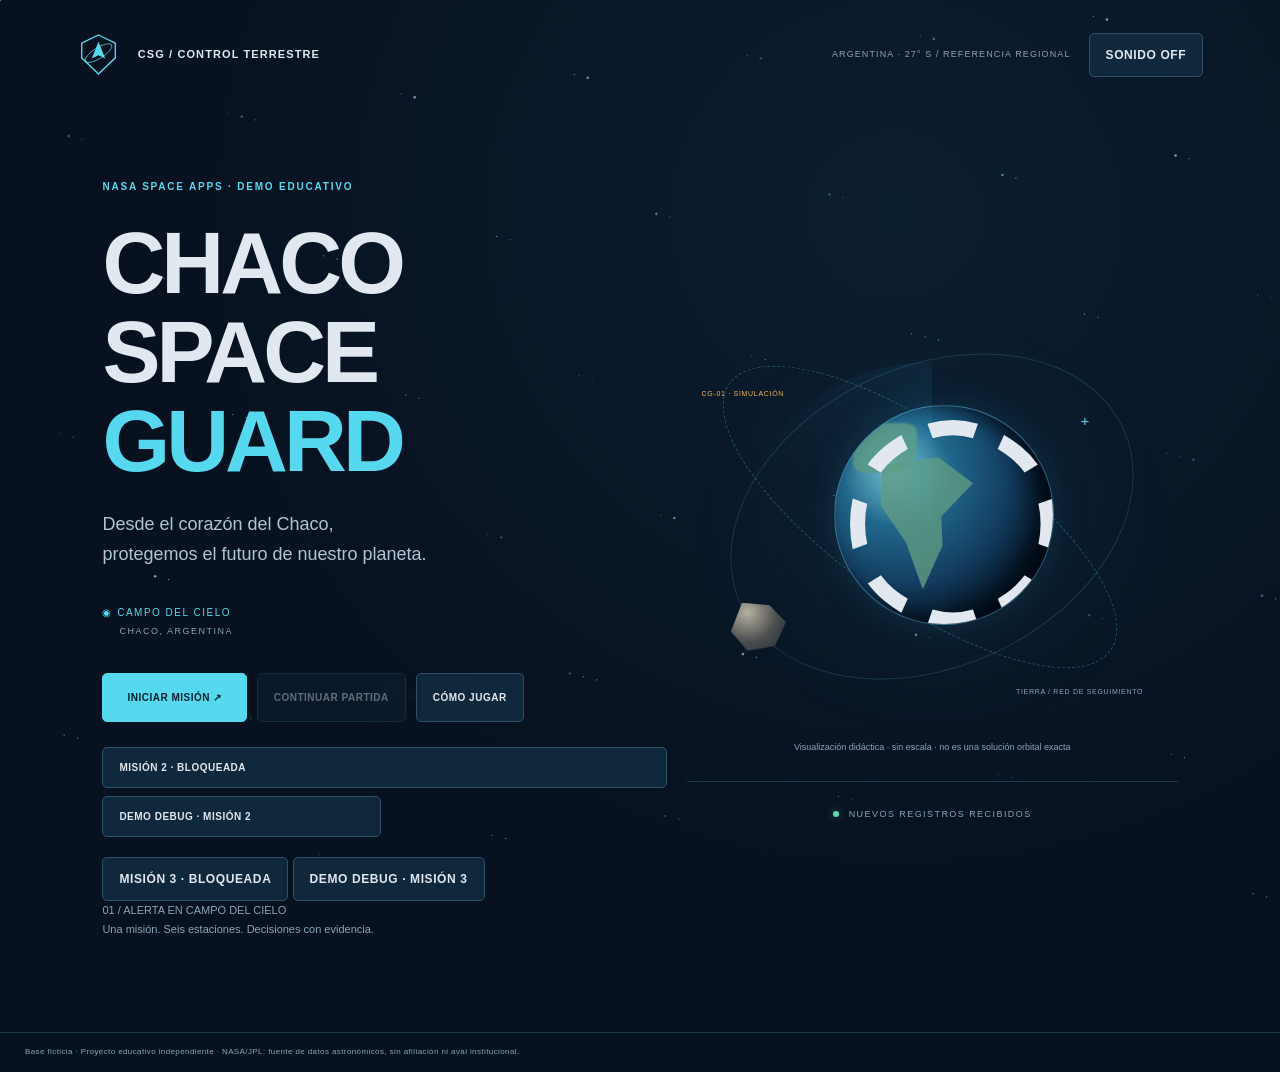
<file: cientifico.html>
<!doctype html><html lang="es"><head><meta charset="utf-8"><meta name="viewport" content="width=device-width,initial-scale=1"><meta name="theme-color" content="#07111f"><title>CHACO SPACE GUARD · Misiones 01–03</title><link rel="stylesheet" href="css/styles.css"><link rel="stylesheet" href="css/animations.css"><link rel="stylesheet" href="css/mission2.css"><link rel="stylesheet" href="css/mission2-animations.css"><link rel="stylesheet" href="css/mission3.css"><link rel="stylesheet" href="css/mission3-animations.css"></head><body><canvas id="stars" aria-hidden="true"></canvas><div id="app"></div><div id="toast" role="status" aria-live="polite"></div><dialog id="help"><h2>Manual del operador</h2><p>Activá la base y recorré las seis estaciones de la Misión 1. Al completarla, se desbloquea Operación Huellas del Cosmos.</p><p>En la Misión 2, completá las fases en orden, relacioná técnicas e instrumentos y autorizá observaciones compatibles. Todos los minijuegos se pueden resolver con teclado y botones; el progreso se guarda automáticamente.</p><p>En Proyecto Centinela, conectá requisitos, instalá componentes y validá masa, energía, trayectoria y comunicaciones. Los borradores no se cobran; la aprobación final requiere reserva de 250 créditos y cuatro pruebas vigentes. Los créditos y el expediente se heredan de las misiones previas. Los rótulos distinguen datos NASA/JPL, patrimonio regional y escenarios simulados.</p><button id="close-help">Volver a la misión</button></dialog><script type="module" src="js/app.js"></script></body></html>
</file>
<file: css/styles.css>
:root{color-scheme:dark;--bg:#07111f;--panel:#0b1b2b;--line:#20384b;--cyan:#56d9ee;--blue:#38bdf8;--text:#e2e8f0;--muted:#8ba4b7;--green:#58dcac;--amber:#f5b65d}*{box-sizing:border-box}body{margin:0;background:radial-gradient(ellipse at 70% 20%,#12304966,transparent 60%),var(--bg);color:var(--text);font:15px/1.6 'Segoe UI',Arial,sans-serif}#stars{position:fixed;inset:0;z-index:-1;pointer-events:none}button,a,summary{touch-action:manipulation}button{font:600 12px/1.5 'Segoe UI',sans-serif;letter-spacing:.05em;background:#10283b;color:var(--text);border:1px solid #315066;border-radius:5px;padding:12px 16px;cursor:pointer;transition:background .18s,border-color .18s,transform .18s;text-align:left}button:hover:not(:disabled){background:#193c50;border-color:var(--cyan);transform:translateY(-2px)}button:disabled{opacity:.42;cursor:default}button:focus-visible,a:focus-visible,summary:focus-visible{outline:3px solid var(--amber);outline-offset:4px}.primary{background:var(--cyan);border-color:var(--cyan);color:#05212b}.primary:hover:not(:disabled){background:#97edfa}.danger{color:#fca5a5;border-color:#743b47;background:#351c28}a{color:var(--cyan)}h1,h2,h3,p{margin:0 0 14px}h1,h2,h3{font-weight:600;line-height:1.2}h1{font-size:30px;letter-spacing:-.035em}h2{font-size:22px;letter-spacing:-.02em}h3{font-size:17px}small,.caption{font-size:11px;color:var(--muted);line-height:1.7}.eyebrow{color:var(--cyan);font-size:10px;font-weight:700;letter-spacing:.18em}.tag{display:inline-block;padding:4px 8px;font-size:9px;font-weight:700;letter-spacing:.08em;border:1px solid var(--line);border-radius:3px;color:var(--muted);margin-bottom:12px}.tag.real{color:#7cd4fb;background:#10334b;border-color:#285a79}.tag.sim{color:var(--amber);background:#392b1d;border-color:#655032}.tag.region{color:var(--green);background:#11382e;border-color:#296348}.panel{background:linear-gradient(125deg,#0e2233e8,#0a1828ee);border:1px solid var(--line);border-radius:9px;padding:25px;margin-bottom:20px;box-shadow:0 12px 30px #0001}.lead{color:var(--muted);max-width:700px;margin-bottom:24px}.topbar{min-height:94px;display:flex;align-items:center;gap:16px;padding:16px 28px;border-bottom:1px solid var(--line);background:#081623ed}.brand{color:var(--text);text-decoration:none;display:flex;align-items:center;gap:12px;font-size:12px;letter-spacing:.13em;line-height:1.3;min-width:215px}.brand strong{display:block;font-size:15px}.emblem{width:43px;height:49px;color:var(--cyan);flex-shrink:0}.mission-label{border-left:1px solid var(--line);padding-left:22px;font-size:10px;letter-spacing:.15em;color:var(--muted)}.mission-label b{display:block;color:var(--text);font-size:12px;letter-spacing:0;margin-top:5px}.budget{margin-left:auto;text-align:right;line-height:1.2}.budget small{display:block;font-size:9px}.budget strong{font-size:26px;color:var(--cyan);font-weight:500;display:block;margin:3px 0}.workspace{display:grid;grid-template-columns:240px minmax(0,1fr) 250px;min-height:calc(100vh - 135px)}.sidebar{padding:28px 18px;border-right:1px solid var(--line);background:#08162399}.status{font-size:9px;color:var(--green);letter-spacing:.06em;margin-bottom:28px}.dot{display:inline-block;width:6px;height:6px;border-radius:50%;background:var(--green);box-shadow:0 0 10px #58dcac77;margin-right:6px}nav{display:grid;gap:7px;margin-bottom:35px}nav button{display:flex;align-items:center;gap:11px;font-size:11px;background:transparent;border-color:transparent;padding:13px 10px;letter-spacing:0}nav button span{margin-left:auto;color:var(--cyan)}nav button small{color:var(--muted)}nav button.active{border-color:#2d5b6d;background:#103044;color:var(--cyan)}.progress-label{font-size:9px;letter-spacing:.1em;display:flex;justify-content:space-between;margin:10px 0}progress{display:block;width:100%;height:5px;accent-color:var(--cyan);border:0;border-radius:5px;margin:10px 0 15px}progress::-webkit-progress-bar{background:#1c3344;border-radius:4px}progress::-webkit-progress-value{background:var(--cyan);border-radius:4px}.legend{display:flex;align-items:start;flex-direction:column;margin-top:35px}.legend .tag{margin-bottom:8px}main#mission-content{padding:30px;min-width:0;outline:none}.page-heading{display:flex;justify-content:space-between;align-items:center;gap:16px;margin-bottom:28px}.page-heading .eyebrow{margin-bottom:8px}.page-heading h1{font-size:27px}.page-heading button{font-size:9px;padding:9px}.rightbar{padding:30px 18px;border-left:1px solid var(--line);background:#08152280}.sara{border:1px solid #285163;background:linear-gradient(130deg,#123344,#0c1c2a);border-radius:8px;padding:17px;margin-bottom:30px}.sara-head{display:flex;align-items:center;gap:10px;margin-bottom:15px}.sara-head b{font-size:12px;color:var(--cyan);letter-spacing:.1em}.sara-head small{display:block;font-size:7px}.sara-head button{padding:1px 8px;margin-left:auto}.avatar{border:1px solid #58d5ed;width:34px;height:38px;display:grid;place-items:center;clip-path:polygon(25% 0,75% 0,100% 25%,100% 75%,75% 100%,25% 100%,0 75%,0 25%);font-size:25px;color:var(--cyan);background:#17485b}.sara p{font-size:12px;color:#c3d4df}.sara details{font-size:10px;border-top:1px solid var(--line);padding-top:9px}.sara details p{font-size:10px;border-bottom:1px solid var(--line);padding-top:9px}.objectives{list-style:none;padding:0;font-size:11px;color:var(--muted)}.objectives li{padding:9px 0;border-bottom:1px solid #173042}.objectives li.done{color:var(--green)}.telemetry{display:grid;gap:7px;margin-top:34px}.telemetry span{font-size:8px;letter-spacing:.12em;color:var(--muted)}.telemetry b{font-size:9px;font-weight:500;color:var(--green);margin-bottom:12px}.overview{display:grid;grid-template-columns:1fr 1fr;gap:10px;min-height:340px;overflow:hidden}.overview h2{font-size:31px;margin-top:16px}.overview p{font-size:12px;color:var(--muted);max-width:340px}.metrics{display:flex;gap:36px;margin-top:30px}.metrics b{display:block;font-size:24px;font-weight:400}.metrics small{font-size:8px;letter-spacing:.1em}.section-label{display:flex;justify-content:space-between;font-size:10px;letter-spacing:.1em;margin:28px 0 18px}.section-label span{color:var(--muted);font-size:8px}.station-grid{display:grid;grid-template-columns:repeat(3,1fr);gap:16px}.station-card{padding:20px;background:linear-gradient(125deg,#102436,#0b1927);min-height:225px;letter-spacing:0}.station-card .eyebrow{color:var(--muted);font-size:8px;display:block}.station-card .eyebrow span{float:right;color:var(--cyan)}.station-card h3{font-size:14px}.station-card p{font-size:11px;color:var(--muted);font-weight:400;line-height:1.6;min-height:36px}.station-card>small{font-size:8px;letter-spacing:.1em;color:var(--cyan)}.station-icon{display:block;color:var(--cyan);font-size:32px;margin:12px 0 20px;line-height:1}.orbit{position:relative;height:265px;max-width:450px;margin:auto;overflow:hidden;background:radial-gradient(ellipse,#173a4b44,transparent 68%)}.orbit-ring{position:absolute;border:1px solid #3b789155;border-radius:50%;left:7%;top:13%;width:86%;height:70%;transform:rotate(-25deg)}.orbit-ring.r2{width:95%;height:40%;left:0;top:28%;transform:rotate(35deg);border-style:dashed;border-color:#3e9ca777}.earth{position:absolute;left:34%;top:25%;width:124px;height:124px;border-radius:50%;background:radial-gradient(circle at 28% 30%,#77c6d3 0%,#20678b 25%,#133d60 52%,#03101d 77%);box-shadow:inset -15px -5px 25px #020914,0 0 36px #2e92c12b;border:1px solid #579bbd88;overflow:hidden}.earth:before,.earth:after{content:'';position:absolute;background:#609b82;filter:blur(1px);opacity:.8}.earth:before{width:54px;height:80px;left:28px;top:30px;clip-path:polygon(10% 0,70% 3%,100% 28%,60% 48%,55% 70%,25% 100%,18% 62%,0 30%);transform:rotate(-12deg)}.earth:after{width:37px;height:31px;left:9px;top:9px;border-radius:50% 20%}.earth span{position:absolute;color:#a1d4e44;font-size:150px;line-height:.7;z-index:1}.asteroid{position:absolute;left:15%;top:63%;width:30px;height:25px;clip-path:polygon(20% 0,70% 5%,100% 40%,80% 90%,30% 100%,0 60%);background:radial-gradient(circle at 30% 20%,#b5b0a0,#4a4c4d 55%,#202b34);box-shadow:0 0 15px #c89e55}.orbit-label,.object-label{position:absolute;font-size:7px;letter-spacing:.1em;color:var(--muted)}.orbit-label{bottom:10%;right:7%}.object-label{top:18%;left:3%;color:var(--amber)}.crosshair{position:absolute;right:18%;top:23%;color:var(--cyan)}.orbit+.caption{text-align:center;font-size:9px}.cards{display:grid;grid-template-columns:repeat(3,minmax(0,1fr));gap:16px}.cards .panel{padding:22px}.system{min-height:320px;display:flex;flex-direction:column;align-items:start}.system h2{margin-top:16px}.system p{font-size:12px;color:var(--muted);flex:1}.system button{margin-top:15px}.system.online{border-color:#267b62}.system.online .station-icon{color:var(--green)}.split{display:grid;grid-template-columns:1fr 1fr;gap:22px}.split .panel .panel{padding:16px}.panel p{font-size:13px;color:#a9bfce}.panel button+button{margin-top:9px}.panel>button{display:block;width:100%}.terms{display:flex;flex-wrap:wrap;gap:7px;margin-bottom:18px}.terms button{font-size:10px;padding:9px}.terms button[aria-pressed=true]{border-color:var(--cyan);background:#205369}.dropzone{border-style:dashed;text-transform:none;letter-spacing:0;margin-top:9px}.map{display:block;width:100%;max-height:330px;margin-bottom:12px}.map>path{fill:#102c3f;stroke:#468395;stroke-width:1.4}.map>path.highlight{fill:#266f77;stroke:var(--cyan)}.map-points{fill:var(--cyan)}.map-points circle{stroke:#bdedf2;stroke-width:2}.map-points text{font-size:9px;fill:#a8c6d5}details{margin-top:12px}summary{cursor:pointer;color:var(--cyan);font-size:12px}.mini-rock{margin:20px auto;width:100px;height:80px;background:radial-gradient(ellipse at 30% 20%,#b9b0a0,#4b514e 50%,#1f2c30);clip-path:polygon(20% 0,73% 7%,100% 42%,80% 88%,22% 100%,0 54%)}.notice{border-left:2px solid var(--amber);background:#182632;padding:16px 20px;margin-bottom:22px;font-size:12px}.notice p{font-size:11px;color:var(--muted);margin:0 0 8px}.notice .tag{margin-bottom:8px}dl{margin:20px 0}dt{color:var(--muted);font-size:11px;margin-top:13px}dd{margin:2px 0;font-size:13px}.operation{display:flex!important;align-items:center;justify-content:space-between;gap:12px}.operation b{white-space:nowrap;color:var(--cyan);font-size:11px}.operation span{font-size:11px}.vertical{grid-template-columns:1fr;gap:0}.station-choice{text-align:left;width:100%;padding:18px!important;letter-spacing:0}.station-choice h3{margin-bottom:8px}.station-choice p{margin:0;font-weight:400;font-size:12px}.selected{border-color:var(--cyan);background:#143448}.badge{color:var(--green)!important;border:1px solid #287b5e;padding:14px;background:#15382d;font-size:11px!important;margin-top:15px}.score{display:flex;align-items:baseline;gap:10px;margin:25px 0}.score b{font-size:64px;line-height:1;color:var(--cyan);font-weight:300}.score span{font-size:10px;color:var(--muted)}.score-row{display:flex;justify-content:space-between;padding:8px 0;border-bottom:1px solid var(--line);font-size:12px}.victory{border:1px solid var(--green);background:linear-gradient(140deg,#144636,#092831);padding:22px;margin-top:25px}.victory h2,.victory h3{color:var(--green)}.victory button{margin-top:20px}footer{padding:13px 25px;border-top:1px solid var(--line);font-size:8px;letter-spacing:.05em;color:var(--muted);background:#081420aa}footer span{float:right}#toast{position:fixed;bottom:24px;left:50%;transform:translate(-50%,20px);opacity:0;pointer-events:none;z-index:20;max-width:650px;width:90%;border:1px solid #467689;border-left:4px solid var(--cyan);border-radius:6px;background:#102c3cf5;padding:18px 22px;font-size:13px;box-shadow:0 12px 60px #0008;transition:opacity .2s,transform .2s}#toast.show{opacity:1;transform:translate(-50%,0)}dialog{max-width:560px;background:#0d2334;color:var(--text);border:1px solid var(--cyan);border-radius:10px;padding:30px}dialog::backdrop{background:#020811d9}dialog p{font-size:14px;color:#b8cdd9}.landing-header{display:flex;align-items:center;gap:18px;padding:30px 6%;font-size:11px;letter-spacing:.1em}.landing-header>span{margin-left:auto;color:var(--muted);font-size:9px}.landing{max-width:1450px;margin:auto;padding:70px 8% 80px;display:grid;grid-template-columns:1.15fr 1fr;gap:20px;align-items:center;min-height:calc(100vh - 160px)}.landing h1{font-size:clamp(48px,6.8vw,98px);line-height:1.02;letter-spacing:-.045em;margin:24px 0}.landing h1 span{color:var(--cyan)}.motto{font-size:18px;color:#afc5d4;line-height:1.65;margin:25px 0}.location{font-size:10px;letter-spacing:.15em;color:var(--cyan);margin:35px 0}.location span{display:block;color:var(--muted);padding-left:17px;font-size:9px;margin-top:3px}.menu-actions{display:flex;gap:10px;flex-wrap:wrap;margin-bottom:25px}.menu-actions .primary{padding:16px 24px}.menu-actions button{font-size:10px}.hero-planet .orbit{height:430px;max-width:530px}.hero-planet .earth{width:220px;height:220px;left:30%;top:22%}.hero-planet .earth:before{width:95px;height:130px;left:50px;top:50px}.hero-planet .earth:after{width:64px;height:50px;left:18px;top:17px}.hero-planet .earth span{font-size:270px}.hero-planet .asteroid{width:55px;height:48px;left:9%;top:68%}.signal{text-align:center;font-size:9px;letter-spacing:.16em;border-top:1px solid var(--line);padding-top:25px;margin-top:25px;color:var(--muted)}.intro{min-height:100vh;display:flex;flex-direction:column;align-items:center;justify-content:center;padding:25px;overflow:hidden}.intro-world{width:min(800px,100%);transition:transform 1s}.intro-world .orbit{height:300px}.intro-place{text-align:center;margin:15px 0 30px}.intro-place h1{font-size:38px}.intro-place>p:last-child{color:var(--muted);font-size:10px;letter-spacing:.1em}.intro-dialog{width:min(740px,100%);position:relative;z-index:2}.intro-dialog #subtitle{min-height:70px;color:var(--text);font-size:18px}.intro-dialog .sara-head small{margin-left:auto}.intro-dialog button{margin-right:10px}.scene-1 .intro-world{transform:scale(1.15)}.scene-2 .intro-world{transform:scale(1.3)}.scene-3 .intro-world{transform:scale(1.4)}
@media(min-width:1700px){main#mission-content{padding:40px}.workspace{grid-template-columns:250px minmax(0,1fr) 280px}.overview{min-height:390px}.overview .orbit{height:300px}}
@media(max-width:1250px){.workspace{grid-template-columns:205px minmax(0,1fr)}.rightbar{grid-column:2;display:grid;grid-template-columns:1fr 1fr 1fr;gap:20px;border-top:1px solid var(--line);padding:20px}.rightbar .sara{margin:0}.telemetry{margin-top:0}.topbar{gap:10px;padding:15px}.mission-label{display:none}.split{gap:16px}.cards h2{font-size:18px}.cards{gap:12px}.cards .panel{padding:18px}.overview h2{font-size:27px}}
@media(max-width:850px){.workspace{grid-template-columns:1fr}.sidebar{border-right:0;border-bottom:1px solid var(--line);padding:15px}.sidebar>.eyebrow,.sidebar>.status,.sidebar>.legend,.sidebar>.caption,.sidebar>.progress-label,.sidebar>progress{display:none}.sidebar nav{display:flex;overflow:auto;margin:0;gap:6px}.sidebar nav button{flex:0 0 145px;font-size:10px;padding:10px}.sidebar nav button small{display:none}.rightbar{grid-column:1;grid-template-columns:1fr 1fr}.telemetry{display:none}main#mission-content{padding:22px}.topbar .brand{min-width:0}.budget small:last-child{font-size:8px}.topbar button{padding:8px}.brand .emblem{width:30px}.brand span{font-size:9px}.brand strong{font-size:11px}.topbar{flex-wrap:wrap}.budget strong{font-size:22px}.cards{grid-template-columns:1fr}.system{min-height:240px}.system .station-icon{margin:0 0 10px}.split{grid-template-columns:1fr}.station-grid{grid-template-columns:repeat(2,1fr)}.overview{grid-template-columns:1fr 1fr}.landing{padding:40px 6%;grid-template-columns:1fr}.hero-planet{grid-row:1}.hero-planet .orbit{height:220px}.hero-planet .earth{width:125px;height:125px;left:37%;top:18%}.hero-planet .earth:before{width:50px;height:75px;left:30px;top:28px}.hero-planet .earth:after{width:35px;height:25px}.hero-planet .earth span{font-size:150px}.hero-planet .asteroid{width:30px;height:25px}.signal,.hero-planet .caption{display:none}.landing h1{font-size:64px}.landing-header>span{display:none}.landing-header{padding:20px 6%}.landing-header button{margin-left:auto}.landing-header b{font-size:9px}.landing .eyebrow{font-size:9px}.intro-place h1{font-size:30px}footer span{float:none;display:block}}
@media(max-width:520px){.overview{grid-template-columns:1fr}.overview>div:last-child{grid-row:1}.overview .orbit{height:190px}.overview .earth{top:20%;width:105px;height:105px}.overview h2{font-size:27px}.page-heading{align-items:flex-start;flex-direction:column}.page-heading h1{font-size:25px}.station-grid{gap:10px}.station-card{padding:16px;min-height:220px}.station-card h3{font-size:13px}.section-label span{display:none}.rightbar{grid-template-columns:1fr}.rightbar>section:nth-child(2){display:none}.budget{min-width:115px}.budget small:first-child{font-size:7px}.topbar{gap:7px}.topbar button{font-size:9px}.topbar .brand{margin-right:auto}.budget{margin-left:0}.landing h1{font-size:52px}.motto{font-size:16px}.menu-actions{display:grid;grid-template-columns:1fr 1fr}.menu-actions .primary{grid-column:1/-1}.landing{padding-top:15px}.hero-planet .orbit{height:180px}.hero-planet .earth{width:100px;height:100px}.intro-dialog #subtitle{font-size:16px}.intro-place .eyebrow{font-size:8px}.intro-dialog button{font-size:10px;padding:9px}.panel{padding:19px}.intro-world .orbit{height:230px}}
</file>
<file: css/animations.css>
@keyframes reveal{from{opacity:0;transform:translateY(10px)}to{opacity:1;transform:translateY(0)}}@keyframes scan{from{transform:rotate(0)}to{transform:rotate(360deg)}}@keyframes pulse{50%{box-shadow:0 0 20px #38bdf855;border-color:#38bdf8}}@keyframes drift{50%{transform:translate(8px,-6px) rotate(10deg)}}#mission-content,.landing,.intro-dialog{animation:reveal .45s ease both}.activating{animation:pulse .5s infinite}.asteroid{animation:drift 9s ease-in-out infinite}.victory,.badge{animation:reveal .65s both}.orbit:after{content:'';position:absolute;width:76%;height:76%;left:12%;top:12%;background:conic-gradient(from 0deg,transparent 80%,#38bdf812);border-radius:50%;animation:scan 24s linear infinite;pointer-events:none}.selected{animation:pulse 1.5s 1}@media(prefers-reduced-motion:reduce){*,*:before,*:after{animation:none!important;transition:none!important;scroll-behavior:auto!important}}
</file>
<file: css/mission2.css>
:root{--m2-surface:#0b1f33;--m2-blue:#38bdf8;--m2-green:#22c55e;--m2-amber:#f59e0b}
.m2-menu-entry{display:grid;grid-template-columns:1fr 1fr;gap:8px;margin:20px 0}
.m2-menu-entry button{font-size:10px}
.m2-menu-entry button:first-child{grid-column:1/-1}
.m2-workspace{display:grid;grid-template-columns:230px minmax(0,1fr) 260px;min-height:calc(100vh - 135px)}
.m2-sidebar{padding:25px 16px;border-right:1px solid var(--line);background:#08162399}
.m2-sidebar nav{display:grid;gap:6px;margin:22px 0}
.m2-sidebar nav button{display:flex;align-items:center;gap:9px;font-size:10px;letter-spacing:0;padding:11px 8px}
.m2-sidebar nav button span{margin-left:auto;color:var(--m2-blue)}
.m2-sidebar nav button.active{border-color:#2d5b6d;background:#103044;color:var(--m2-blue)}
.m2-rightbar{padding:24px 16px;border-left:1px solid var(--line);background:#08152280}
.m2-rightbar>.m2-panel{padding:16px}
.m2-workspace #mission-content{min-width:0;padding:30px}
.m2-tag{display:inline-block;padding:4px 8px;margin:0 6px 12px 0;border:1px solid #28546b;border-radius:3px;background:#102d40;color:#9bdcf5;font-size:9px;font-weight:700;letter-spacing:.08em}
.m2-tag.real{border-color:#285a79;background:#10334b;color:#7cd4fb}
.m2-tag.sim{border-color:#655032;background:#392b1d;color:#ffd188}
.m2-tag.debug{border-color:#8056a3;background:#302041;color:#e5c4ff}
.m2-notice{margin:0 0 18px;padding:15px 18px;border-left:3px solid var(--m2-amber);background:#182632}
.m2-notice b{font-size:10px;letter-spacing:.11em;color:#ffd188}
.m2-notice p,.m2-panel p{font-size:12px;color:#b8cbd8}
.m2-notice small,.m2-caption{font-size:10px;color:var(--muted)}
.m2-columns{display:grid;grid-template-columns:minmax(0,1fr) minmax(0,1fr);gap:18px;align-items:start}
.m2-panel{padding:22px;margin-bottom:18px;border:1px solid var(--line);border-radius:8px;background:linear-gradient(135deg,#0e2233ed,#0a1828f2);box-shadow:0 12px 30px #0002}
.m2-panel h2{font-size:21px}
.m2-panel h3{margin-top:22px;font-size:15px}
.m2-panel>button,.m2-choice-row>button:first-child,.m2-pair>button,.m2-pair>div button,.m2-claim>div button{display:block;width:100%;margin:7px 0}
.m2-panel button small{display:block;margin-top:3px;color:#a8bdca;font-size:10px;letter-spacing:0;font-weight:400}
.m2-choice-row{display:flex;align-items:stretch;gap:8px;margin:8px 0}
.m2-choice-row>button:first-child{flex:1}
.m2-choice-row .m2-priority-button{width:125px;font-size:9px}
.m2-option{display:block;width:100%;margin:7px 0;text-align:left;letter-spacing:0}
.m2-option.selected,.m2-panel button.selected{border-color:var(--m2-blue);background:#153b50}
.m2-option.done{border-left:3px solid var(--m2-green)}
.m2-panel button[aria-pressed=true]{border-color:var(--m2-blue);background:#153b50}
.m2-success,.m2-window-ready{margin:14px 0;padding:12px;border:1px solid #286c50;background:#10382e;color:#a7f3d0!important}
.m2-sample{padding:14px 0;border-top:1px solid var(--line)}
.m2-sample b{font-size:12px}
.m2-sample-rock{width:68px;height:53px;margin:12px 0;background:radial-gradient(ellipse at 30% 20%,#c0b9a7,#4c5558 55%,#202c34);clip-path:polygon(20% 0,73% 7%,100% 42%,80% 88%,22% 100%,0 54%)}
.m2-sample-rock.metal{background:radial-gradient(ellipse at 27% 24%,#d1d6d4,#727d81 40%,#343f47 75%)}
.m2-sample-rock.mixed{background:radial-gradient(ellipse at 30% 20%,#bca77d,#666057 45%,#353b3d)}
.m2-pair{padding:12px 0;border-top:1px solid var(--line)}
.m2-pair>div{display:grid;grid-template-columns:1fr 1fr;gap:4px}
.m2-pair>div button{font-size:9px;padding:8px}
.m2-pair small{font-size:9px}
.m2-map{width:100%;max-height:250px;fill:#123248;stroke:#39a4c4;stroke-width:2}
.m2-map circle{fill:#38bdf8;stroke:#d9f5ff;stroke-width:2}
.m2-map text{fill:#a8c6d5;stroke:none;font-size:10px}
.m2-steps{padding-left:22px;color:#a8bdca;font-size:11px}
.m2-steps li{padding:3px 0}
.m2-weather{padding:15px;margin-top:16px;border:1px solid #704f23;background:#35291d}
.m2-weather>b{font-size:10px;color:#ffd188}
.m2-window-ready{color:#d8fff1!important}
.m2-observation{display:grid;grid-template-columns:1fr auto;gap:4px;padding:10px 0;border-bottom:1px solid var(--line);font-size:10px}
.m2-observation span{color:var(--m2-amber)}
.m2-observation.valid span{color:#86efac}
.m2-observation small{grid-column:1/-1;color:var(--muted);font-size:9px}
.m2-workspace canvas{display:block;width:100%;height:auto;margin:10px 0;border:1px solid #25465b;border-radius:5px;background:#071522}
.m2-workspace #m2-asteroid-canvas{max-width:420px;margin:12px auto}
.m2-workspace #m2-orbit-canvas{max-height:250px}
.m2-panel dl{margin:14px 0}
.m2-panel dt{margin-top:10px;color:var(--muted);font-size:10px}
.m2-panel dd{font-size:12px}
.m2-claim{padding:12px 0;border-top:1px solid var(--line)}
.m2-claim>b{font-size:11px}
.m2-claim>div{display:grid;grid-template-columns:repeat(3,1fr);gap:5px}
.m2-claim>div button{font-size:8px;padding:8px 5px;text-align:center}
.m2-score-row{display:flex;justify-content:space-between;padding:7px 0;border-bottom:1px solid var(--line);font-size:11px}
.m2-total{margin:16px 0;font-size:40px;color:var(--m2-blue)}
.m2-victory{margin-top:20px;padding:18px;border:1px solid var(--m2-green);background:#10382e}
.m2-victory h2,.m2-victory h3{color:#86efac}
.m2-objectives{list-style:none;padding:0;color:var(--muted);font-size:10px}
.m2-objectives li{padding:7px 0;border-bottom:1px solid #173042}
.m2-objectives .done{color:#86efac}
.m2-credit-box{padding:12px;border:1px solid var(--line);font-size:9px;line-height:2;color:var(--muted)}
.m2-credit-box b{color:var(--m2-blue)}
@media(max-width:1250px){.m2-workspace{grid-template-columns:205px minmax(0,1fr)}.m2-rightbar{grid-column:2;display:grid;grid-template-columns:1fr 1fr;gap:12px;border-top:1px solid var(--line)}.m2-rightbar>.m2-panel:last-child{display:none}}
@media(max-width:850px){.m2-workspace{grid-template-columns:1fr}.m2-sidebar{padding:14px;border-right:0;border-bottom:1px solid var(--line)}.m2-sidebar>.eyebrow,.m2-credit-box{display:none}.m2-sidebar nav{display:flex;overflow-x:auto;margin:10px 0}.m2-sidebar nav button{flex:0 0 160px}.m2-workspace #mission-content{padding:20px}.m2-rightbar{grid-column:1}.m2-columns{grid-template-columns:1fr}}
@media(max-width:520px){.m2-workspace #mission-content{padding:14px}.m2-panel{padding:16px}.m2-choice-row{flex-direction:column}.m2-choice-row .m2-priority-button{width:100%}.m2-claim>div{grid-template-columns:1fr}.m2-pair>div{grid-template-columns:1fr}.m2-rightbar{grid-template-columns:1fr}.m2-rightbar>.m2-panel:nth-child(2){display:none}.m2-menu-entry{grid-template-columns:1fr}.m2-menu-entry button:first-child{grid-column:auto}.m2-topbar .brand{min-width:0}}
</file>
<file: css/mission2-animations.css>
@keyframes m2-hologram{0%,100%{box-shadow:0 0 0 #38bdf800;border-color:#20384b}50%{box-shadow:0 0 22px #38bdf822;border-color:#2a6478}}
@keyframes m2-scanline{0%{transform:translateY(-110%)}100%{transform:translateY(250%)}}
.m2-lab-visual{animation:m2-hologram 5s ease-in-out infinite}
.m2-sample-rock{animation:drift 8s ease-in-out infinite}
.m2-window-ready{animation:reveal .35s ease both}
.m2-victory{animation:reveal .55s ease both}
@media(prefers-reduced-motion:reduce){.m2-lab-visual,.m2-sample-rock,.m2-window-ready,.m2-victory{animation:none!important}}
</file>
<file: css/mission3.css>
.m3-app{--m3-blue:#38bdf8;--m3-cyan:#71dbea;--m3-green:#6cdbad;--m3-amber:#f5b65d;--m3-line:#25445a}.m3-fiction{position:sticky;top:0;z-index:5;padding:9px 25px;background:#34291beF;color:#f6c781;border-bottom:1px solid #695236;font-size:10px;font-weight:700;letter-spacing:.09em}.m3-fiction span{float:right;color:#c3ae89;font-size:9px;font-weight:400}.m3-layout{display:grid;grid-template-columns:225px minmax(0,1fr);min-height:calc(100vh - 175px)}.m3-nav{padding:25px 16px;background:#081725ba;border-right:1px solid var(--m3-line)}.m3-nav nav{gap:6px;margin:23px 0 35px}.m3-nav nav button{display:flex;gap:9px;align-items:center;letter-spacing:0;font-size:11px;background:transparent;border-color:transparent;padding:11px 8px}.m3-nav nav button span{margin-left:auto;color:var(--m3-cyan)}.m3-nav nav button.active{border-color:#397789;background:#153749;color:var(--m3-cyan)}.m3-nav nav button small{font-size:9px}.m3-sara{padding:17px 13px;margin:25px 0;border:1px solid #316075;border-radius:7px;background:linear-gradient(135deg,#12394b,#0d2132)}.m3-sara p{font-size:12px;color:#b9d2df;margin-bottom:12px}.m3-sara details{border-top:1px solid #2d4d60;padding-top:8px}.m3-sara details p{font-size:10px;border-bottom:1px solid #2c4556;padding:8px 0}.m3-sara summary,.m3-references summary{font-size:10px}.m3-nav>details{margin-top:25px}.m3-nav>details>button{margin:5px 0;padding:8px;font-size:10px}.m3-nav>details>p{font-size:10px;color:var(--muted)}.m3-references a{display:block;font-size:10px;margin:9px 0}.m3-references small{display:block;font-size:9px}.m3-main{padding:30px;min-width:0;outline:none}.m3-main .page-heading{margin-bottom:25px}.m3-main .page-heading h1{font-size:30px}.m3-tag{display:inline-block;border:1px solid #356a7d;background:#123444;color:#89d9e5;padding:4px 8px;font-size:9px;font-weight:600;letter-spacing:.1em;margin-bottom:14px;border-radius:3px}.m3-panel{border:1px solid var(--m3-line);border-radius:8px;background:linear-gradient(130deg,#102a3deb,#0b1b2beb);padding:24px;margin-bottom:20px}.m3-panel p{font-size:13px;color:#aac4d3}.m3-panel h2{font-size:22px}.m3-panel h3{font-size:15px;margin-top:20px}.m3-panel small{color:#93adbd;font-size:10px}.m3-panel>button{display:block;width:100%;margin-top:10px}.m3-columns{display:grid;grid-template-columns:minmax(0,1fr) minmax(0,1fr);gap:23px}.m3-columns>section{min-width:0}.m3-matching{display:grid;grid-template-columns:1fr 1fr;gap:20px;margin:24px 0}.m3-matching>div{display:grid;gap:11px;align-content:start}.m3-matching button{font-size:11px;min-height:67px;padding:13px;letter-spacing:0}.m3-matching button.selected{border-color:var(--m3-cyan);background:#1d4b61}.m3-system-target{border-style:dashed}.m3-system-target.linked{border-style:solid;border-color:#36866f;color:#8ee0c0}.m3-connections p{display:flex;justify-content:space-between;gap:7px;font-size:10px;border-bottom:1px solid #2b4a5c;padding:8px 0;color:#8bd9ba}.m3-connections span{color:var(--m3-cyan)}.m3-priority{display:flex;justify-content:space-between;align-items:center;gap:10px;border-bottom:1px solid #2b4558;padding:13px 0;font-size:11px}.m3-priority>span{max-width:45%}.m3-priority>div{display:flex;gap:5px}.m3-priority button{font-size:8px;padding:7px;letter-spacing:.02em}.m3-builder{display:grid;grid-template-columns:250px minmax(320px,1fr) 230px;gap:18px;align-items:start}.m3-catalog{padding:18px}.m3-catalog>.eyebrow{margin-bottom:25px;font-size:9px}.m3-component{padding:0 0 18px;margin:0 0 20px;border-bottom:1px solid #2a465b}.m3-component:last-child{margin-bottom:0;border-bottom:0}.m3-component-title{display:flex;align-items:center;gap:9px;margin-bottom:9px}.m3-component-title h3{font-size:12px;margin:0;line-height:1.45}.m3-module-icon{display:grid;place-items:center;color:#5bd9ee;background:#143d54;border:1px solid #326277;border-radius:5px;width:28px;height:28px;flex-shrink:0;font-size:19px}.m3-component p{font-size:11px;margin-bottom:11px;line-height:1.6}.m3-spec{font:10px/1.7 Consolas,monospace;color:#cadce7;display:flex;justify-content:space-between;gap:8px}.m3-spec span{color:#82acbd}.m3-component-actions{display:flex;gap:6px;margin-top:10px}.m3-component-actions button:first-child{flex:1;font-size:9px;padding:8px;text-align:center}.m3-component-actions button:last-child{padding:6px 10px}.m3-component.installed .m3-module-icon{border-color:#397a67;color:#87e2c2;background:#173e35}.m3-component.installed .m3-component-actions button:first-child{color:#82d6b5;border-color:#377361}.m3-assembly{border:1px solid #31586e;border-radius:8px;background:radial-gradient(ellipse at 45% 30%,#15436177,#081d2c);overflow:hidden;min-width:0}.m3-assembly-top{display:flex;justify-content:space-between;gap:10px;padding:17px;border-bottom:1px solid #305369;font-size:8px;letter-spacing:.12em;color:#8ebacb}.m3-assembly-top b{font-weight:400;color:#d4e8f1;white-space:nowrap}.m3-assembly-top i{display:inline-block;background:#67dda6;border-radius:50%;width:5px;height:5px;margin-right:4px}.m3-ship{display:block;width:100%;height:auto;max-height:480px}.m3-ghost path{fill:none;stroke:#387388;stroke-width:1;stroke-dasharray:5 5;opacity:.5}.m3-assembly-tools{display:flex;flex-wrap:wrap;gap:8px;padding:18px;border-top:1px solid #2b5066}.m3-assembly-tools button{font-size:8px;flex:1;text-align:center;padding:11px 8px;min-width:95px}.m3-assembly-note{margin:12px;border-color:#23485b;padding:18px}.m3-assembly-note h3{margin-top:0;font-size:13px}.m3-assembly-note p{font-size:11px}.m3-assembly-note small{display:block;font-size:9px}.m3-resources{padding:18px}.m3-resources>.eyebrow{font-size:8px}.m3-meter{margin:20px 0 12px}.m3-meter>div{display:flex;justify-content:space-between;gap:8px;align-items:center;font-size:10px;color:#a9c4d3}.m3-meter b{font-size:12px;color:#ddebf0;white-space:nowrap;font-weight:500}.m3-meter progress{height:5px;margin:8px 0 0}.m3-meter.warning b{color:#f4b267}.m3-meter.warning progress{accent-color:#f5b65d}.m3-meter.warning progress::-webkit-progress-value{background:#f5b65d}.m3-checks{margin:20px 0}.m3-checks p{font-size:10px;color:#8ba9ba;padding:7px 0;margin:0;border-bottom:1px solid #284459}.m3-checks .ok{color:#7ae0b5}.m3-pill{display:inline-block;margin:0 5px 5px 0;padding:3px 7px;border:1px solid #376679;border-radius:3px;color:#84ccdc;font-size:9px}.m3-resources h3{font-size:11px}.m3-resources .caption{font-size:10px}.m3-profile{margin-top:30px;padding-top:5px;border-top:1px solid #315366}.m3-profile button{font-size:9px;display:inline-block;margin:4px 0}.m3-profile p{font-size:11px;margin-top:13px}.m3-alerts{padding:0;list-style:none;margin:22px 0}.m3-alerts li{padding:13px;background:#322722;border:1px solid #71503b;color:#f8c68e;font-size:12px;margin:9px 0;border-radius:5px}.m3-alerts li.ok{background:#153a30;border-color:#356f58;color:#8cddba}.m3-alerts li.warning{color:#c7c294;background:#303020}.m3-tradeoff p{font-size:12px}.m3-choice{display:block;width:100%;margin:10px 0!important;padding:15px;letter-spacing:0}.m3-choice b{display:block;font-size:12px}.m3-choice span{display:block;font-size:11px;color:#99b7c8;margin-top:6px;font-weight:400;line-height:1.6}.m3-choice.selected{border-color:#58cfe2;background:#174456}.m3-main canvas{display:block;width:100%;height:auto;border:1px solid #284c60;border-radius:5px;margin-bottom:12px}.m3-comms-chain{display:flex;flex-direction:column;align-items:center;margin:25px 0;gap:6px}.m3-comms-chain>span{width:100%;text-align:center;border:1px solid #35647a;padding:13px 8px;border-radius:4px;font:11px/1.5 Consolas,monospace;background:#0b2436;color:#8dd7e7}.m3-comms-chain i{font-style:normal;color:#4f8ea6}.m3-contact-options{display:flex;gap:7px;flex-wrap:wrap;margin:15px 0}.m3-contact-options button{font-size:10px;flex:1;text-align:center;padding:11px 8px}.m3-link-budget{padding:20px;background:#123b4b;border:1px solid #367288;margin:23px 0;border-radius:5px}.m3-link-budget b{font-size:30px;color:#93e8f1;display:block;font-weight:400}.m3-link-budget span{font-size:9px;letter-spacing:.1em;color:#8dbbc9}.m3-test-grid{display:grid;grid-template-columns:1fr 1fr;gap:20px}.m3-test{position:relative;overflow:hidden;min-height:300px;display:flex;flex-direction:column;align-items:start}.m3-test h2{margin-top:17px}.m3-test>p{font-size:12px;max-width:80%}.m3-test-number{font-size:47px;position:absolute;right:20px;top:20px;line-height:1;color:#2c5368;font-weight:300}.m3-test-result{padding:17px 12px;background:#0a1d2b;border:1px solid #284d62;width:100%;border-radius:5px;margin:10px 0 20px}.m3-test-result>span{font-size:10px;color:#8aabbc}.m3-test-result b{font-size:11px;color:#f1b576}.m3-test-result p{font-size:11px;margin:8px 0 0}.m3-test.passed{border-color:#3b8167}.m3-test.passed .m3-test-result b{color:#77ddb4}.m3-test.failed{border-color:#865247}.m3-test>button{margin-top:auto}.m3-test>small{margin-bottom:20px}.m3-test-heading p{color:#a8c1d0;font-size:13px}.m3-review{min-height:65px;letter-spacing:0;font-size:12px;line-height:1.6}.m3-review.selected{background:#164738;border-color:#4d9d7c;color:#acedd0}.m3-report-stats{display:flex;justify-content:space-around;gap:20px;margin:25px 0;border-top:1px solid #284f63;border-bottom:1px solid #284f63;padding:20px 0}.m3-report-stats b{font-weight:300;font-size:30px;color:#97e9f1}.m3-report-stats small{display:block;color:#8db3c4;font-size:10px}.m3-panel dt{font-size:11px;color:#84aabd;margin-top:20px}.m3-panel dd{font-size:12px;line-height:1.7}.m3-next{display:flex;justify-content:end;padding:10px 0 20px}.m3-next button{font-size:10px;padding:14px 20px}.m3-victory{margin-top:30px;border:1px solid #57b58c;border-radius:6px;padding:28px 20px;background:radial-gradient(ellipse at 40% 20%,#206e4e,#0c2d31);text-align:center}.m3-victory>span{color:#b8e9b1;font-size:45px}.m3-victory h2{font-size:23px;color:#b5f1cd;margin:20px 0}.m3-victory h3{color:#8fe2b7}.m3-victory p{color:#abd3c6;font-size:12px}.m3-victory>b{display:block;font-size:35px;color:#c9efc5;font-weight:300;margin:25px 0}.m3-victory button{margin-top:20px;font-size:10px}.m3-intro{position:relative;min-height:100vh;padding:20px 8% 50px;text-align:center;background:radial-gradient(ellipse at 50% 45%,#174a5b66,transparent 70%);overflow:hidden}.m3-intro-night{max-width:1000px;width:100%;margin:0 auto 20px;opacity:.8}.m3-intro-night svg{display:block;width:100%;max-height:170px}.m3-intro h1{font-size:clamp(35px,4vw,70px);letter-spacing:.04em;margin:20px 0}.m3-intro h1 span{color:#66dbea}.m3-intro-ship{width:min(650px,90%);margin:0 auto -25px;mask-image:linear-gradient(#000 70%,transparent)}.m3-intro-ship .m3-ship{max-height:260px}.m3-intro-dialog{max-width:820px;position:relative;margin:auto;text-align:left;border-color:#3c7e92;background:linear-gradient(140deg,#153b4eee,#0a1f30f5);padding:25px 30px}.m3-intro-dialog p{font-size:13px;line-height:1.8}.m3-intro-dialog button{width:auto;display:inline-block;font-size:10px;margin:10px 8px 0 0}.m3-intro-dialog .sara-head b{font-size:11px}.m3-error{margin:40px auto;max-width:650px}.m3-main .m3-panel details p{font-size:11px;padding-top:10px}.m3-nav details summary{color:#9bc8d7}.m3-main .caption{font-size:10px!important}
@media(min-width:1750px){.m3-layout{grid-template-columns:250px minmax(0,1fr)}.m3-builder{grid-template-columns:280px minmax(400px,1fr) 270px;gap:25px}.m3-ship{max-height:550px}.m3-catalog,.m3-resources{padding:23px}.m3-component-title h3{font-size:14px}.m3-component p{font-size:12px}.m3-component-actions button:first-child{font-size:10px}}
@media(max-width:1370px){.m3-layout{grid-template-columns:200px minmax(0,1fr)}.m3-main{padding:24px}.m3-builder{grid-template-columns:220px minmax(0,1fr);gap:15px}.m3-resources{grid-column:1/-1;display:grid;grid-template-columns:repeat(3,1fr);gap:12px 25px}.m3-resources>.eyebrow,.m3-resources>h3,.m3-resources>.m3-checks,.m3-resources>.caption{grid-column:1/-1}.m3-resources .m3-checks{display:flex;flex-wrap:wrap;gap:10px}.m3-resources .m3-checks p{min-width:100px}.m3-resources>small{align-self:center}.m3-meter{margin:10px 0}.m3-priority{flex-direction:column;align-items:start;gap:8px}.m3-priority>span{max-width:100%}.m3-priority button{padding:8px 12px}}
@media(max-width:1000px){.m3-layout{grid-template-columns:1fr}.m3-nav{border-right:0;border-bottom:1px solid #2b4f63;padding:15px}.m3-nav>p,.m3-nav>.progress-label,.m3-nav>progress{display:none}.m3-nav nav{display:flex;overflow:auto;margin:0;gap:7px}.m3-nav nav button{min-width:160px;max-width:190px;flex-shrink:0;padding:10px}.m3-sara{margin:15px 0 0;padding:13px;display:grid;grid-template-columns:90px 1fr;gap:10px;align-items:center}.m3-sara .sara-head{margin:0}.m3-sara p{margin:0;font-size:11px}.m3-sara details{grid-column:1/-1}.m3-nav>details{display:inline-block;margin-top:15px;margin-right:20px;vertical-align:top}.m3-main{padding:25px}.m3-builder{grid-template-columns:230px minmax(0,1fr)}.m3-fiction{padding:10px 16px;font-size:9px}.m3-fiction span{font-size:8px}.m3-columns{gap:18px}.m3-main .page-heading h1{font-size:27px}}
@media(max-width:720px){.m3-main{padding:18px}.m3-columns{grid-template-columns:1fr;gap:0}.m3-builder{grid-template-columns:1fr}.m3-assembly{grid-row:1}.m3-catalog{display:grid;grid-template-columns:1fr 1fr;gap:20px 15px}.m3-catalog>.eyebrow{grid-column:1/-1;margin:0}.m3-component{margin:0;padding-bottom:15px}.m3-component-title h3{font-size:12px}.m3-resources{grid-template-columns:1fr 1fr}.m3-assembly .m3-ship{max-height:370px}.m3-assembly-note{display:block}.m3-priority{flex-direction:row;align-items:center}.m3-test-grid{gap:15px}.m3-test{padding:18px}.m3-test h2{font-size:19px}.m3-test-number{font-size:35px;right:12px;top:20px}.m3-test>p{max-width:100%;margin-top:10px}.m3-test-heading p{font-size:12px}.m3-fiction span{display:none}.m3-main .page-heading{align-items:start;gap:10px}.m3-main .page-heading h1{font-size:25px}.m3-main .page-heading .m3-tag{font-size:8px}.m3-intro{padding:25px 20px 40px}.m3-intro-night{margin-bottom:20px}.m3-intro-ship{width:100%;margin-bottom:-20px}.m3-intro-ship .m3-ship{max-height:200px}.m3-intro-dialog{padding:22px}.m3-intro-dialog p{font-size:12px}.m3-intro h1{font-size:40px}.m3-main>.page-heading .eyebrow{font-size:8px}}
@media(max-width:450px){.m3-main{padding:15px}.m3-panel{padding:19px}.m3-matching{gap:10px}.m3-matching button{font-size:10px;padding:10px;min-height:76px}.m3-connections p{font-size:9px}.m3-priority{gap:8px;font-size:10px}.m3-priority>span{max-width:45%}.m3-priority button{padding:7px;font-size:8px}.m3-test-grid{grid-template-columns:1fr;gap:0}.m3-test{min-height:260px}.m3-catalog{padding:16px;gap:18px 13px}.m3-component-title{gap:7px;align-items:start}.m3-component-title h3{font-size:11px}.m3-module-icon{width:23px;height:25px;font-size:15px}.m3-component p{font-size:10px}.m3-spec{font-size:9px;gap:4px}.m3-component-actions button:first-child{font-size:8px}.m3-component-actions button:last-child{padding:5px 8px}.m3-resources{gap:8px 16px;padding:18px}.m3-meter>div{font-size:9px}.m3-meter b{font-size:11px}.m3-sara{grid-template-columns:70px 1fr;gap:10px}.m3-sara .avatar{width:26px;height:30px;font-size:22px}.m3-sara .sara-head{gap:6px}.m3-sara .sara-head b{font-size:10px}.m3-sara p{font-size:10px}.m3-intro h1{font-size:31px}.m3-intro>.eyebrow{font-size:8px}.m3-intro-dialog button{font-size:9px}.m3-fiction{font-size:8px}.m3-report-stats{gap:10px}.m3-report-stats b{font-size:27px}.m3-next button{font-size:9px}.m3-main .page-heading{flex-direction:column}.m3-intro-night svg{max-height:110px}.m3-contact-options button{font-size:9px}.m3-app footer{font-size:8px}.m3-assembly-top{font-size:7px;padding:13px}}

/* Los paneles desplazables no deben imponer su ancho intrínseco al documento. */
.m3-app,.m3-layout,.m3-layout>*,.m3-builder>*,.m3-columns>*,.m3-test-grid>*,.m3-nav nav,.m3-panel{min-width:0;max-width:100%}.m3-app{width:100%}.m3-layout{grid-template-columns:225px minmax(0,1fr)}.m3-nav nav{width:100%}.m3-main{width:100%;min-width:0}.m3-ship{width:100%;max-width:100%;min-width:0}.m3-assembly{width:100%;min-width:0}.m3-panel dd,.m3-sara p,.m3-references a{overflow-wrap:anywhere}.m3-profile-tools{display:flex;flex-wrap:wrap;gap:6px}.m3-profile-tools button{font-size:9px;padding:9px}
@media(max-width:1370px){.m3-layout{grid-template-columns:200px minmax(0,1fr)}}
@media(max-width:1000px){.m3-layout{grid-template-columns:minmax(0,1fr)}.m3-nav{width:100%;min-width:0}.m3-nav nav{max-width:100%;width:100%;overflow-x:auto}.m3-nav nav button{white-space:normal;min-width:160px}.m3-nav>details{max-width:100%;overflow-wrap:anywhere}.m3-builder,.m3-columns,.m3-test-grid{min-width:0}.m3-topbar,.m3-app .topbar{max-width:100%;min-width:0}}
@media(max-width:720px){.m3-builder{grid-template-columns:minmax(0,1fr)}.m3-columns{grid-template-columns:minmax(0,1fr)}.m3-test-grid{grid-template-columns:repeat(2,minmax(0,1fr))}.m3-resources{grid-template-columns:repeat(2,minmax(0,1fr))}.m3-catalog{grid-template-columns:repeat(2,minmax(0,1fr))}.m3-assembly-top{flex-wrap:wrap}.m3-main .page-heading{flex-wrap:wrap}.m3-main button{overflow-wrap:anywhere}.m3-spec{flex-wrap:wrap}}
@media(max-width:450px){.m3-test-grid{grid-template-columns:minmax(0,1fr)}.m3-priority{flex-wrap:wrap}.m3-main .page-heading h1{overflow-wrap:anywhere}.m3-app .topbar .budget{min-width:100px}.m3-app .topbar .brand{min-width:0}.m3-review{padding:12px}}
</file>
<file: css/mission3-animations.css>
@keyframes m3-install{from{opacity:0;transform:translateY(-12px)}to{opacity:1;transform:translateY(0)}}@keyframes m3-hologram{0%,100%{opacity:.75}50%{opacity:1}}@keyframes m3-approve{from{opacity:0;transform:scale(.97)}to{opacity:1;transform:scale(1)}}.m3-part{animation:m3-install .6s ease both}.m3-ghost{animation:m3-hologram 4s ease-in-out infinite}.m3-main,.m3-intro-dialog{animation:reveal .4s ease both}.m3-victory{animation:m3-approve .8s ease both}.m3-component{transition:border-color .2s}.m3-component.installed{border-color:#377e68}.m3-test.passed .m3-test-number{color:#367e68}.m3-intro-night{animation:reveal 1.2s ease both}.m3-intro-ship{animation:m3-install 1.8s ease both}@media(prefers-reduced-motion:reduce){.m3-app *,.m3-intro *{animation:none!important;transition:none!important}}
</file>
